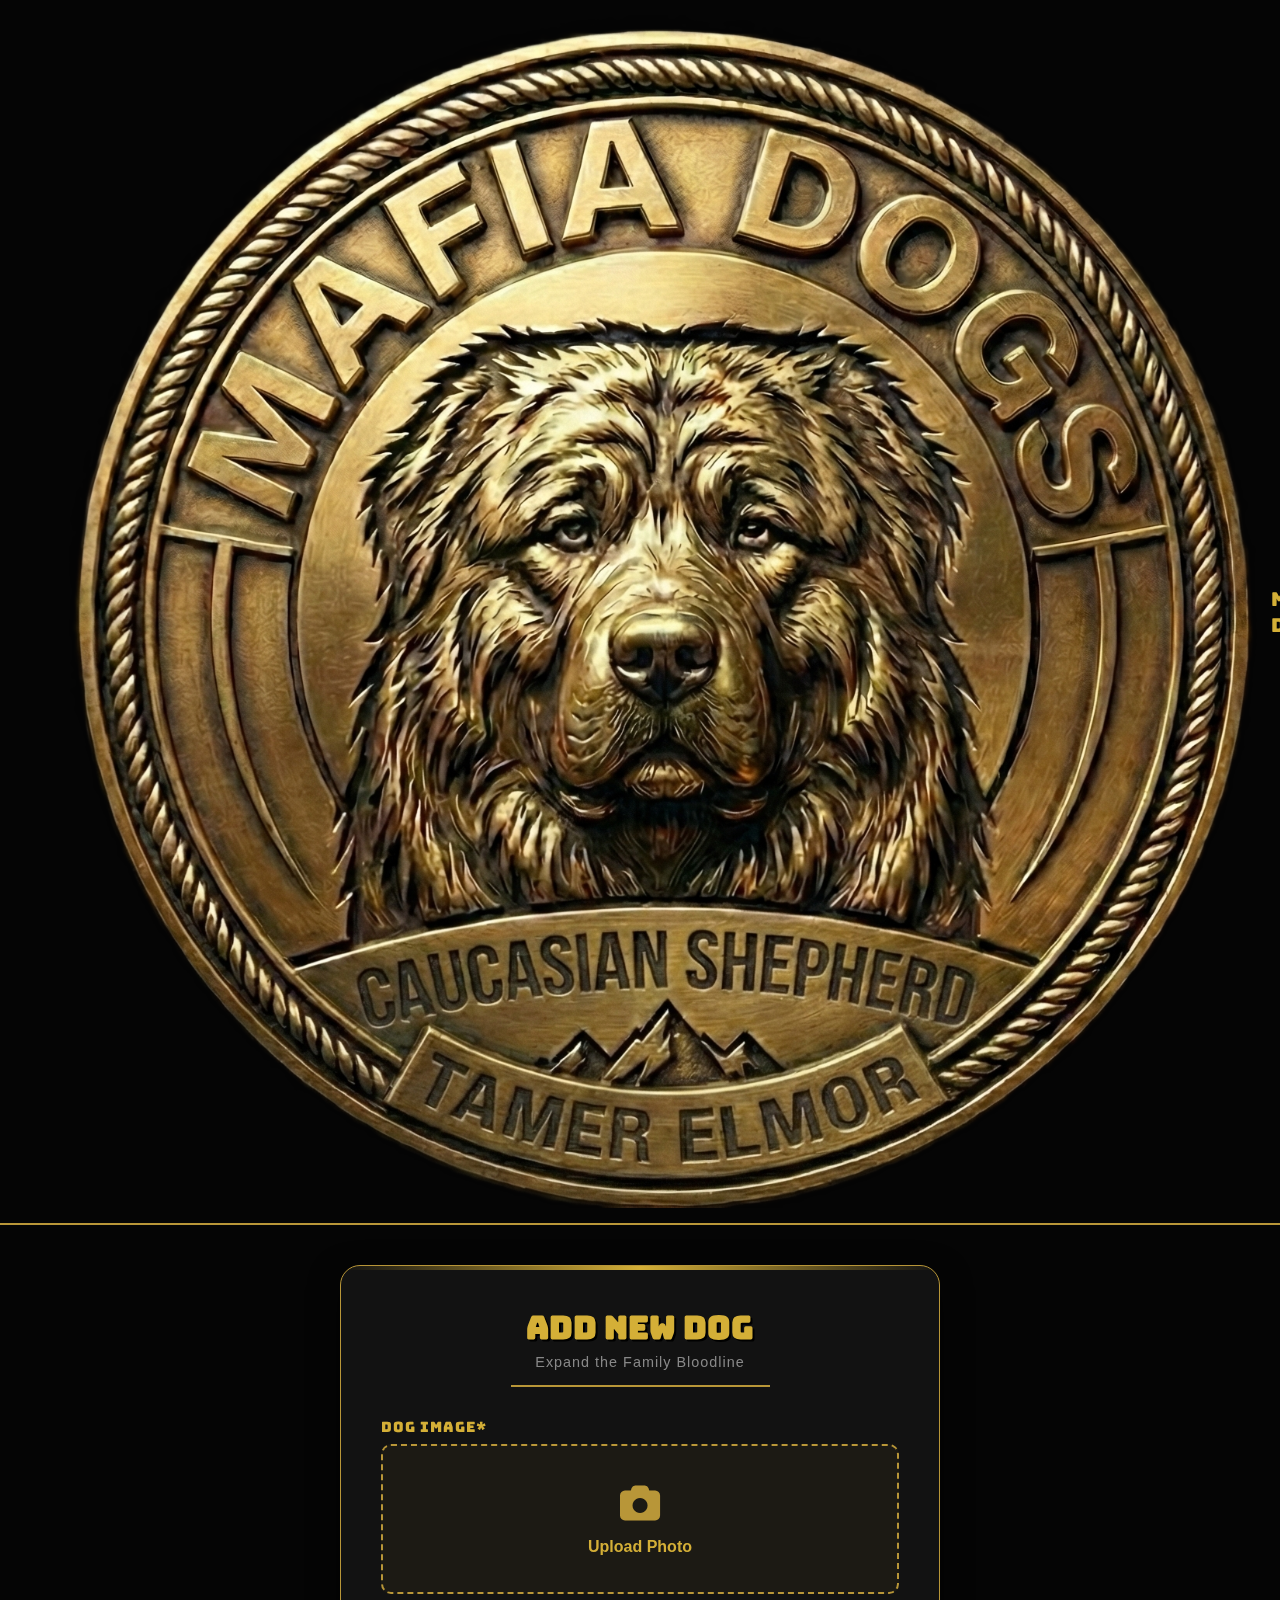
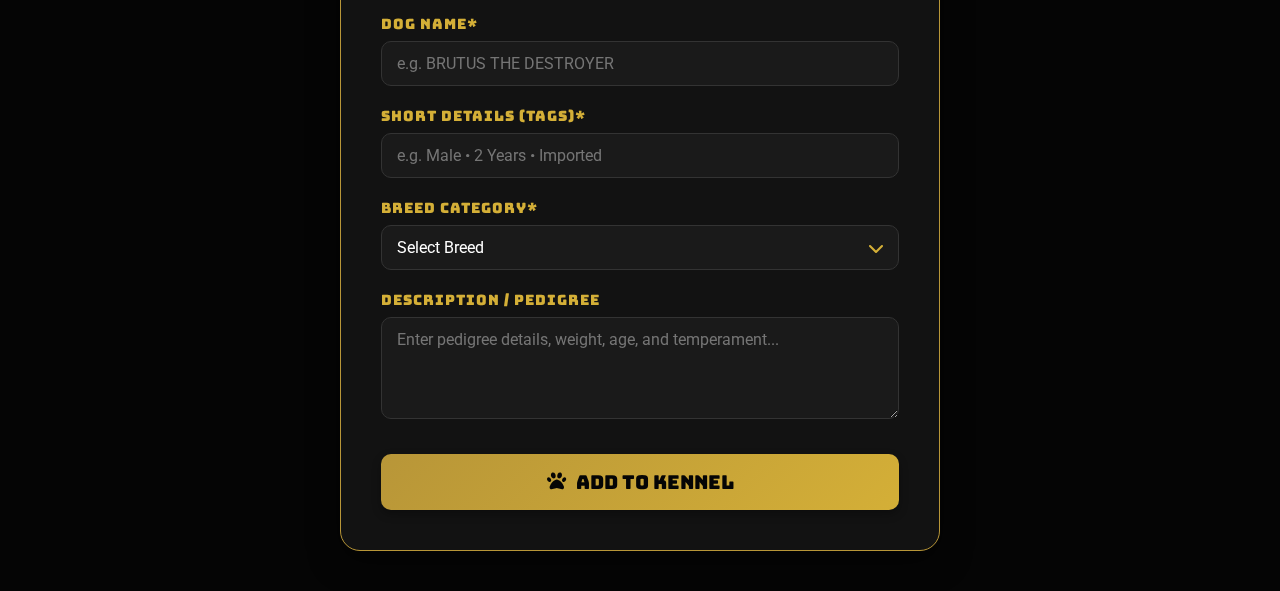
<file: addCard.html>
<!DOCTYPE html>
<html lang="en">

<head>
    <meta charset="UTF-8">
    <meta name="viewport" content="width=device-width, initial-scale=1.0">
    <title>Mafia Dogs - Add New Dog</title>
    <link rel="preconnect" href="https://fonts.googleapis.com">
    <link rel="preconnect" href="https://fonts.gstatic.com" crossorigin>
    <link href="https://fonts.googleapis.com/css2?family=Bungee&family=Roboto:wght@400;500&display=swap"
        rel="stylesheet">
    <link rel="stylesheet" href="https://cdnjs.cloudflare.com/ajax/libs/font-awesome/6.4.0/css/all.min.css">
    <link rel="icon" href="images/main-logo-gold.ico" type="image/x-icon">

    <link rel="stylesheet" href="addCard.css">
</head>

<body>

    <div class="background-container">
        <img class="background-img" src="images/main-logo-gold.png" alt="">
    </div>

    <header class="top-nav">
        <div class="logo-container">
            <img src="images/main-logo-gold.png" alt="Logo" class="nav-logo">
            <span>MAFIA DOGS</span>
        </div>
        <div class="nav-bar">
            <a href="index.html" class="nav-link">
                <i class="fa-solid fa-house"></i> Home
            </a>
        </div>
    </header>

    <main class="main-container">
        <form class="card-form" action="">
            <div class="form-header">
                <h1>ADD NEW DOG</h1>
                <p>Expand the Family Bloodline</p>
                <div class="line"></div>
            </div>

            <div class="form-group file-area">
                <label>Dog Image*</label>
                <div class="file-upload-wrapper">
                    <input type="file" id="card-img" accept="image/*" required>
                    <div class="file-upload-visual">
                        <i class="fa-solid fa-camera"></i>
                        <span>Upload Photo</span>
                    </div>
                </div>
            </div>

            <div class="form-group">
                <label for="card-header">Dog Name*</label>
                <input type="text" id="card-header" placeholder="e.g. BRUTUS THE DESTROYER" required>
            </div>

            <div class="form-group">
                <label for="card-tags">Short Details (Tags)*</label>
                <input type="text" id="card-tags" placeholder="e.g. Male • 2 Years • Imported" required>
            </div>

            <div class="form-group">
                <label for="category">Breed Category*</label>
                <div class="select-wrapper">
                    <select id="category" required>
                        <option value="" disabled selected>Select Breed</option>
                        <option value="caucasian">Caucasian Shepherd</option>
                        <option value="alabai">Alabai (Central Asian)</option>
                        <option value="cane-corso">Cane Corso</option>
                        <option value="rottweiler">Rottweiler</option>
                    </select>
                    <i class="fa-solid fa-chevron-down"></i>
                </div>
            </div>

            <div class="form-group">
                <label for="card-description">Description / Pedigree</label>
                <textarea id="card-description" rows="4"
                    placeholder="Enter pedigree details, weight, age, and temperament..."></textarea>
            </div>

            <button type="submit" class="submit-btn">
                <i class="fa-solid fa-paw"></i> Add to Kennel
            </button>
        </form>
    </main>

    <script type="module" src="script.js"></script>
</body>

</html>
</file>
<file: addCard.css>
/* --- Reset & Variables --- */
* {
    margin: 0;
    padding: 0;
    box-sizing: border-box;
}

:root {
    --gold: #D4AF37;
    --dark-gold: rgb(184, 150, 56);
    --black: #050505;
    --card-bg: #121212;
    --input-bg: #1a1a1a;
    --text-white: #ffffff;
    --text-muted: #888;
}

body {
    background-color: var(--black);
    color: var(--gold);
    min-height: 100vh;
    font-family: "Bungee", sans-serif;
    position: relative;
    overflow-x: hidden;
}

/* --- Scrollbar --- */
::-webkit-scrollbar {
    width: 8px;
}

::-webkit-scrollbar-track {
    background-color: var(--black);
}

::-webkit-scrollbar-thumb {
    border-radius: 4px;
    background-color: var(--dark-gold);
}

/* --- Background Watermark --- */
.background-container {
    position: fixed;
    top: 0;
    left: 0;
    width: 100%;
    height: 100%;
    z-index: -1;
    display: flex;
    justify-content: center;
    align-items: center;
    pointer-events: none;
}

.background-img {
    width: 60%;
    max-width: 600px;
    opacity: 0.05;
}

/* --- Navigation --- */
.top-nav {
    background-color: rgba(5, 5, 5, 0.95);
    display: flex;
    justify-content: space-between;
    align-items: center;
    padding: 15px 5%;
    border-bottom: 2px solid var(--dark-gold);
    position: sticky;
    top: 0;
    z-index: 100;
    backdrop-filter: blur(5px);
}

.logo-container {
    display: flex;
    align-items: center;
    gap: 10px;
    font-size: 1.2rem;
    color: var(--gold);
}

.logo img{
    height: 40px;
    width: auto;
}

.nav-link {
    /* Better readability */
    font-size: 1rem;
    color: var(--text-white);
    text-decoration: none;
    font-weight: bold;
    transition: color 0.3s ease;
    display: flex;
    align-items: center;
    gap: 8px;
    text-transform: uppercase;
}

.nav-link:hover {
    color: var(--gold);
    text-shadow: 0 0 10px var(--dark-gold);
}

/* --- Main Layout --- */
.main-container {
    display: flex;
    justify-content: center;
    padding: 40px 20px;
}

/* --- Form Card Design --- */
.card-form {
    background-color: var(--card-bg);
    border: 1px solid var(--dark-gold);
    width: 100%;
    max-width: 600px;
    padding: 40px;
    border-radius: 20px;
    box-shadow: 0 10px 30px rgba(0, 0, 0, 0.5);
    display: flex;
    flex-direction: column;
    gap: 20px;
    position: relative;
    overflow: hidden;
}

/* A little shine effect on the top border */
.card-form::before {
    content: '';
    position: absolute;
    top: 0;
    left: 0;
    width: 100%;
    height: 4px;
    background: linear-gradient(90deg, transparent, var(--gold), transparent);
}

.form-header {
    text-align: center;
    margin-bottom: 10px;
}

.form-header h1 {
    color: var(--gold);
    font-size: 2rem;
    margin-bottom: 5px;
    text-shadow: 2px 2px 0 #000;
}

.form-header p {
    color: var(--text-muted);
    font-family: sans-serif;
    font-size: 0.9rem;
    letter-spacing: 1px;
}

.form-header .line {
    width: 50%;
    height: 2px;
    background-color: var(--dark-gold);
    margin: 15px auto 0;
}

/* --- Inputs & Labels --- */
.form-group {
    display: flex;
    flex-direction: column;
    gap: 8px;
}

.form-group label {
    font-size: 0.9rem;
    color: var(--gold);
    letter-spacing: 1px;
}

/* Inputs need sans-serif for readability */
.form-group input[type="text"],
.form-group textarea,
.form-group select {
    padding: 12px 15px;
    border: 1px solid #333;
    border-radius: 10px;
    font-family: "Roboto", sans-serif;
    /* Readability first */
    font-size: 1rem;
    color: var(--text-white);
    transition: all 0.3s ease;
    background-color: var(--input-bg);
    width: 100%;
    outline: none;
}

.form-group textarea {
    resize: vertical;
    min-height: 100px;
}

/* Focus States */
.form-group input:focus,
.form-group textarea:focus,
.form-group select:focus {
    border-color: var(--gold);
    box-shadow: 0 0 10px rgba(212, 175, 55, 0.2);
}

.helper-text {
    font-family: sans-serif;
    font-size: 0.75rem;
    color: #555;
}

/* --- Custom Select Dropdown --- */
.select-wrapper {
    position: relative;
}

.select-wrapper i {
    position: absolute;
    right: 15px;
    top: 50%;
    transform: translateY(-50%);
    color: var(--gold);
    pointer-events: none;
}

.form-group select {
    appearance: none;
    cursor: pointer;
}

/* --- Custom File Upload --- */
.file-upload-wrapper {
    position: relative;
    width: 100%;
    height: 150px;
}

.file-upload-wrapper input[type="file"] {
    position: absolute;
    width: 100%;
    height: 100%;
    top: 0;
    left: 0;
    opacity: 0;
    cursor: pointer;
    z-index: 2;
}

.file-upload-visual {
    position: absolute;
    top: 0;
    left: 0;
    width: 100%;
    height: 100%;
    border: 2px dashed var(--dark-gold);
    background-color: rgba(212, 175, 55, 0.05);
    border-radius: 10px;
    display: flex;
    flex-direction: column;
    justify-content: center;
    align-items: center;
    color: var(--gold);
    transition: all 0.3s ease;
}

.file-upload-visual i {
    font-size: 2.5rem;
    margin-bottom: 15px;
    color: var(--dark-gold);
}

.file-upload-visual span {
    font-family: sans-serif;
    font-weight: bold;
}

/* Hover effect for file upload */
.file-upload-wrapper input[type="file"]:hover+.file-upload-visual {
    background-color: rgba(212, 175, 55, 0.15);
    border-color: var(--gold);
    box-shadow: 0 0 15px rgba(212, 175, 55, 0.1);
}

/* --- Submit Button --- */
.submit-btn {
    margin-top: 15px;
    padding: 15px;
    background: linear-gradient(135deg, var(--dark-gold), var(--gold));
    color: var(--black);
    border: none;
    border-radius: 10px;
    font-family: "Bungee", sans-serif;
    font-size: 1.2rem;
    cursor: pointer;
    transition: all 0.3s ease;
    display: flex;
    justify-content: center;
    align-items: center;
    gap: 10px;
    box-shadow: 0 4px 10px rgba(0, 0, 0, 0.3);
}

.submit-btn:hover {
    transform: translateY(-2px);
    box-shadow: 0 0 20px var(--dark-gold);
    filter: brightness(1.1);
}

.submit-btn:active {
    transform: translateY(0);
}

/* --- Mobile Responsiveness --- */
@media (max-width: 768px) {
    .card-form {
        padding: 25px;
    }

    .form-header h1 {
        font-size: 1.5rem;
    }
}
</file>
